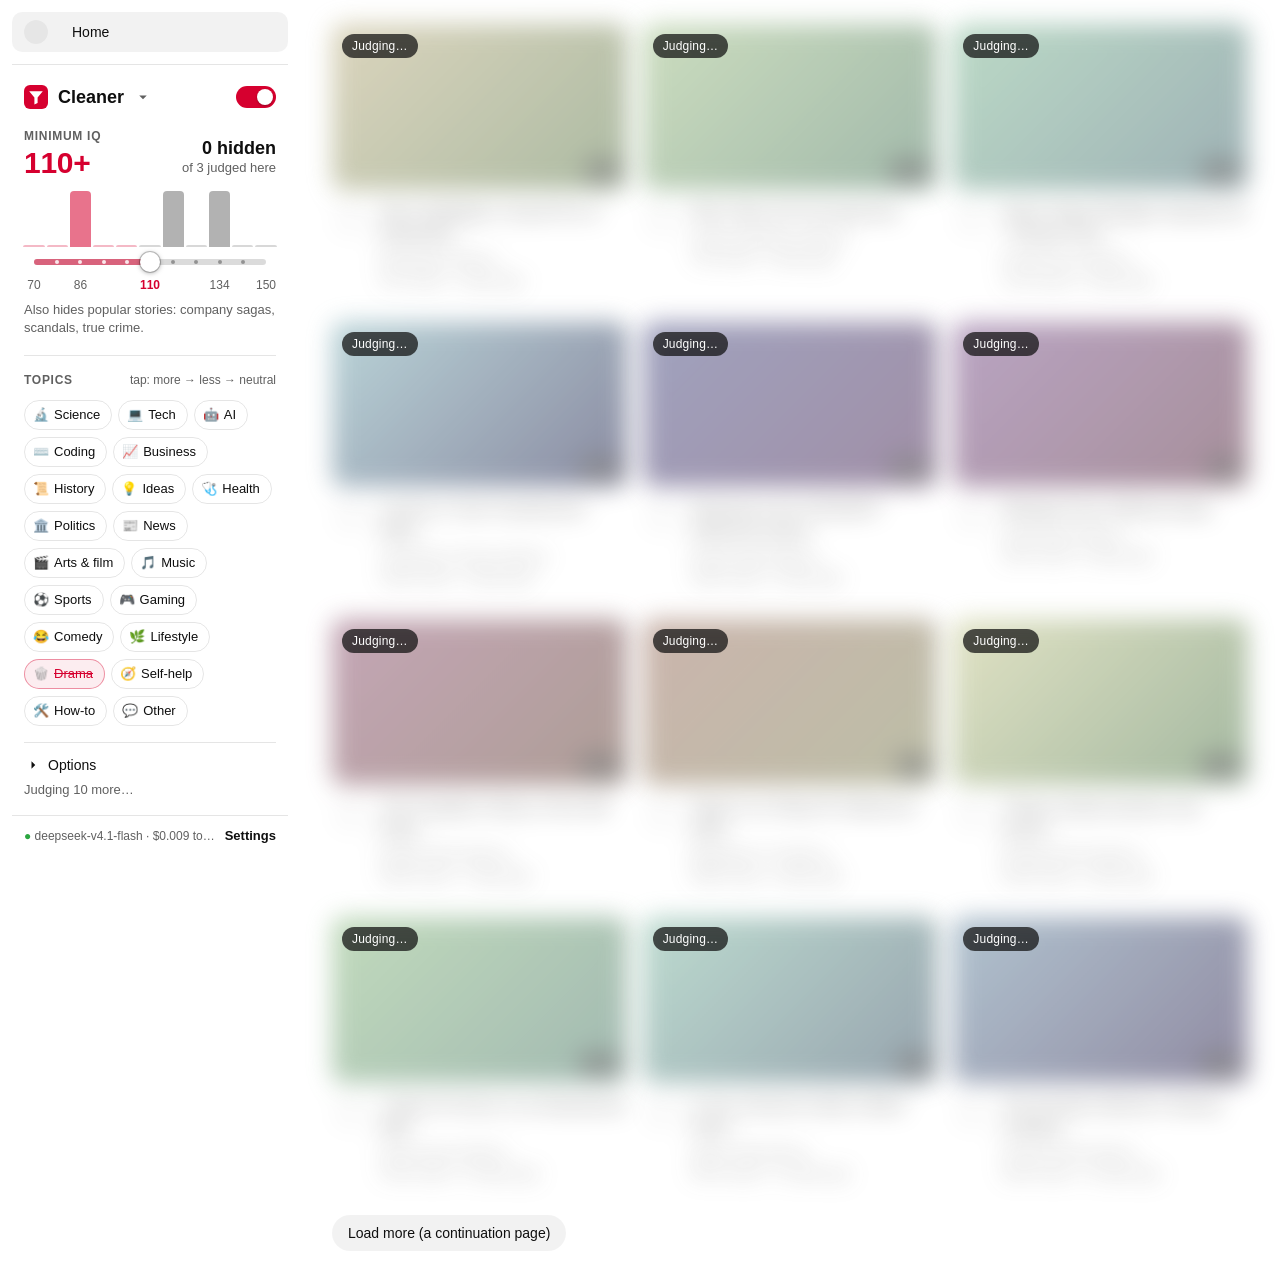
<file: dev/mock-youtube.html>
<!doctype html>
<html lang="en">
  <head>
    <meta charset="utf-8" />
    <title>YouTube mock (dev)</title>
    <!-- Dev-only: a rough YouTube Home (menu and grid) that runs the real hook, content script, panel and CSS with the
         fake chrome.* API in dev/chrome-shim.js. ?dark for dark mode, ?nokey to see the panel without a key, ?slow for a slow second look. -->
    <link rel="stylesheet" href="/src/content/content.css" />
    <style>
      :root { --bg: #fff; --fg: #0f0f0f; --muted: #606060; --hover: rgba(0, 0, 0, 0.05); --line: rgba(0, 0, 0, 0.1); }
      html[dark] { --bg: #0f0f0f; --fg: #f1f1f1; --muted: #aaa; --hover: rgba(255, 255, 255, 0.1); --line: rgba(255, 255, 255, 0.2); }
      body { margin: 0; background: var(--bg); color: var(--fg); font: 14px/20px Roboto, Arial, sans-serif; }
      ytd-app { display: flex; }
      ytd-app { --app-drawer-width: 240px; }
      #guide-inner-content { width: var(--app-drawer-width); flex: none; height: 100vh; overflow-y: auto; position: sticky; top: 0; }
      #footer { padding: 12px 24px; color: var(--muted); font-size: 12px; }
      ytd-guide-renderer, ytd-guide-section-renderer, ytd-browse, ytd-rich-item-renderer { display: block; }
      ytd-guide-section-renderer { padding: 12px 0; border-bottom: 1px solid var(--line); margin: 0 12px; }
      ytd-guide-section-renderer h3 { margin: 6px 12px; font-size: 16px; font-weight: 600; }
      .entry { display: flex; align-items: center; gap: 24px; height: 40px; padding: 0 12px; border-radius: 10px; font-weight: 500; }
      .entry.on { background: var(--hover); }
      .entry i { width: 24px; height: 24px; border-radius: 50%; background: var(--hover); }
      ytd-browse { flex: 1; padding: 24px; }
      #contents { display: flex; flex-wrap: wrap; }
      ytd-rich-item-renderer { width: calc(33.333% - 16px); margin: 0 8px 32px; }
      .thumb { display: block; position: relative; aspect-ratio: 16 / 9; border-radius: 12px; background: linear-gradient(135deg, hsl(var(--h) 60% 55%), hsl(calc(var(--h) + 50) 60% 35%)); }
      .dur { position: absolute; right: 8px; bottom: 8px; background: rgba(0, 0, 0, 0.75); color: #fff; font-size: 12px; font-weight: 500; padding: 1px 4px; border-radius: 4px; }
      .details { display: flex; gap: 12px; margin-top: 12px; }
      .avatar { width: 36px; height: 36px; border-radius: 50%; background: var(--hover); flex: none; }
      h3 { margin: 0 0 4px; font-size: 16px; line-height: 22px; font-weight: 500; }
      h3 a, .metadata-row a { color: inherit; text-decoration: none; }
      .metadata-row { color: var(--muted); }
      #more { margin: 0 8px; padding: 8px 16px; border-radius: 18px; border: 0; background: var(--hover); color: var(--fg); font: inherit; cursor: pointer; }
    </style>
  </head>
  <body>
    <ytd-app>
      <div id="guide-inner-content">
        <ytd-guide-renderer>
          <div id="sections">
            <ytd-guide-section-renderer><div class="entry on"><i></i>Home</div></ytd-guide-section-renderer>
            <ytd-guide-section-renderer>
              <h3>Subscriptions ›</h3>
              <div class="entry"><i></i>History Desk (demo)</div>
              <div class="entry"><i></i>Space Talk (demo)</div>
              <div class="entry"><i></i>Synth Band (demo)</div>
            </ytd-guide-section-renderer>
            <ytd-guide-section-renderer>
              <h3>You ›</h3>
              <div class="entry"><i></i>History</div>
              <div class="entry"><i></i>Watch later</div>
            </ytd-guide-section-renderer>
            <ytd-guide-section-renderer>
              <h3>Explore</h3>
              <div class="entry"><i></i>Music</div>
              <div class="entry"><i></i>Gaming</div>
            </ytd-guide-section-renderer>
          </div>
          <div id="footer">About Press Copyright Contact us Creators Advertise Developers</div>
        </ytd-guide-renderer>
      </div>
      <ytd-browse page-subtype="home">
        <div id="contents"></div>
        <button id="more" type="button">Load more (a continuation page)</button>
      </ytd-browse>
    </ytd-app>
    <script>
      if (new URLSearchParams(location.search).has('dark')) document.documentElement.setAttribute('dark', '');
      // The content script only judges on YouTube's own paths.
      history.replaceState(null, '', '/' + location.search);
    </script>
    <script src="/dev/chrome-shim.js"></script>
    <script src="/src/page/hook.js"></script>
    <script src="/src/shared/core.js"></script>
    <script src="/src/content/panel.js"></script>
    <script src="/src/content/main.js"></script>
    <script src="/dev/mock-youtube.js"></script>
  </body>
</html>
</file>
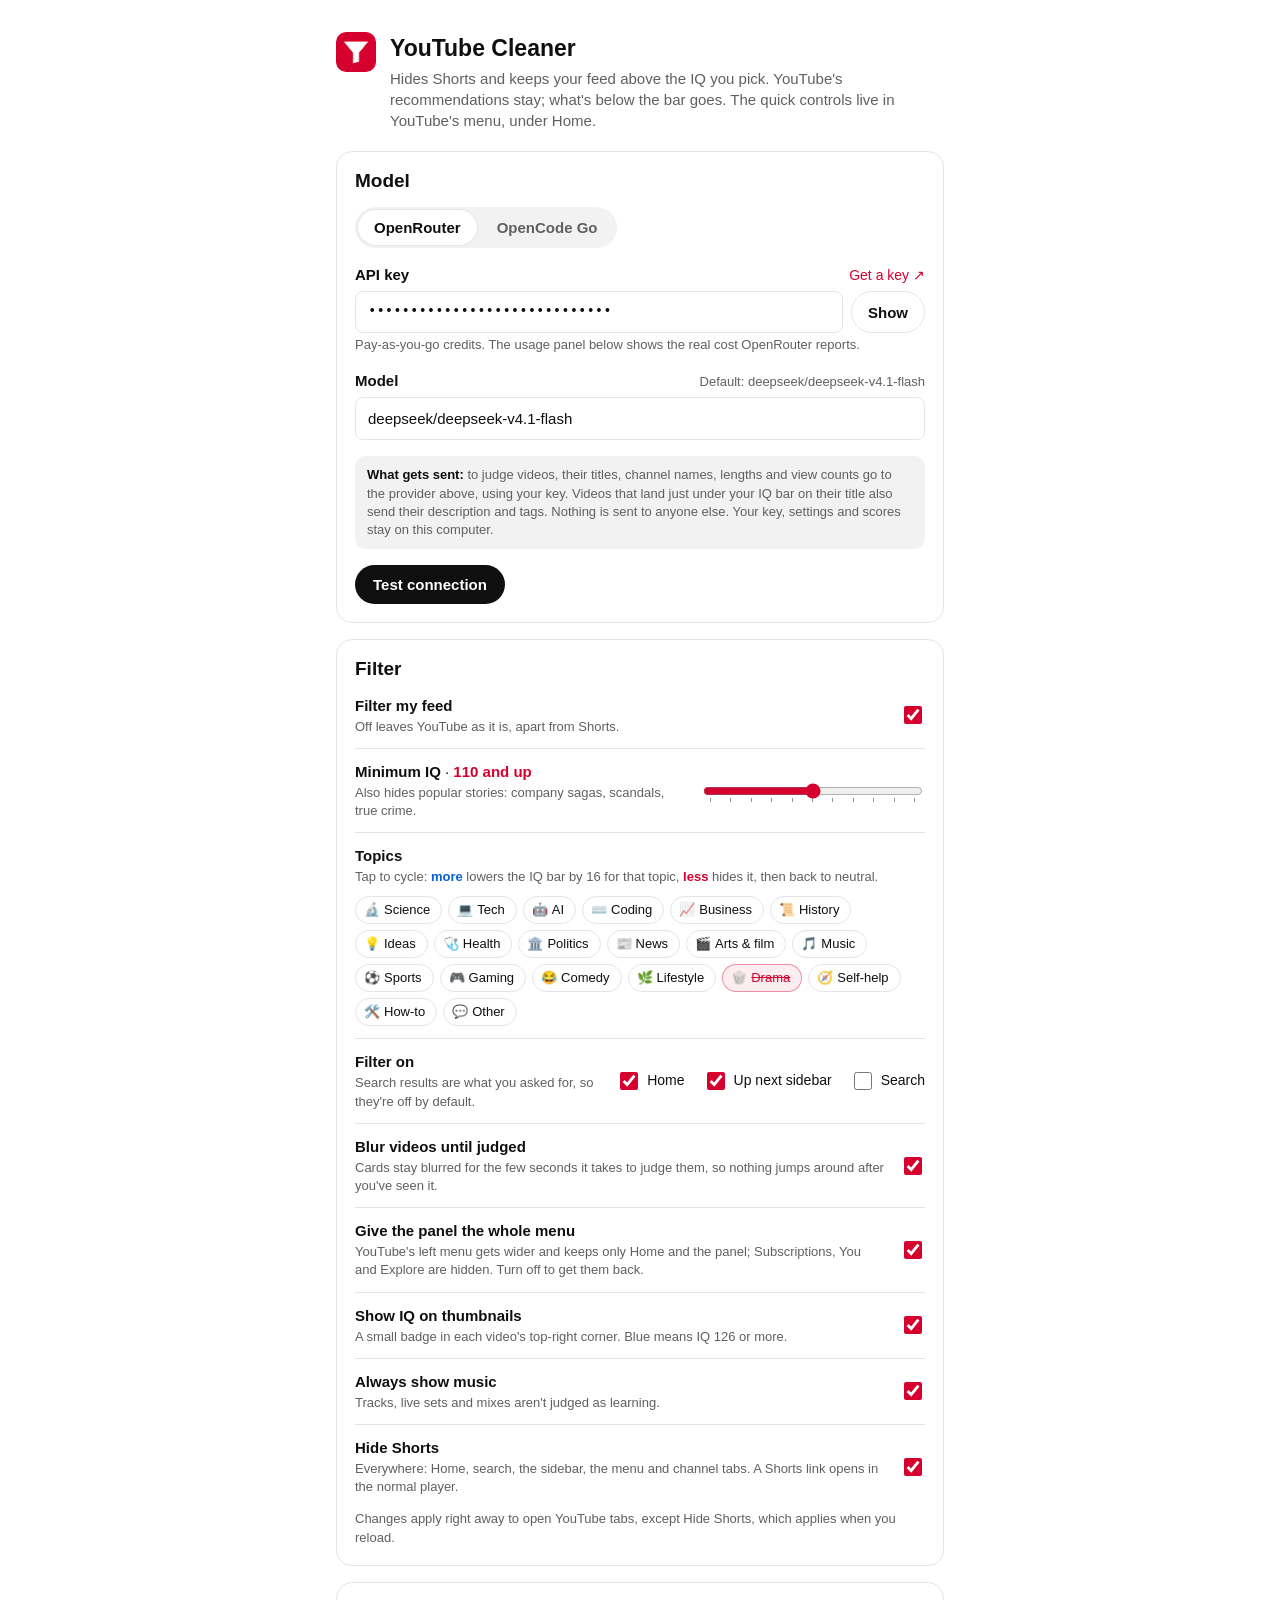
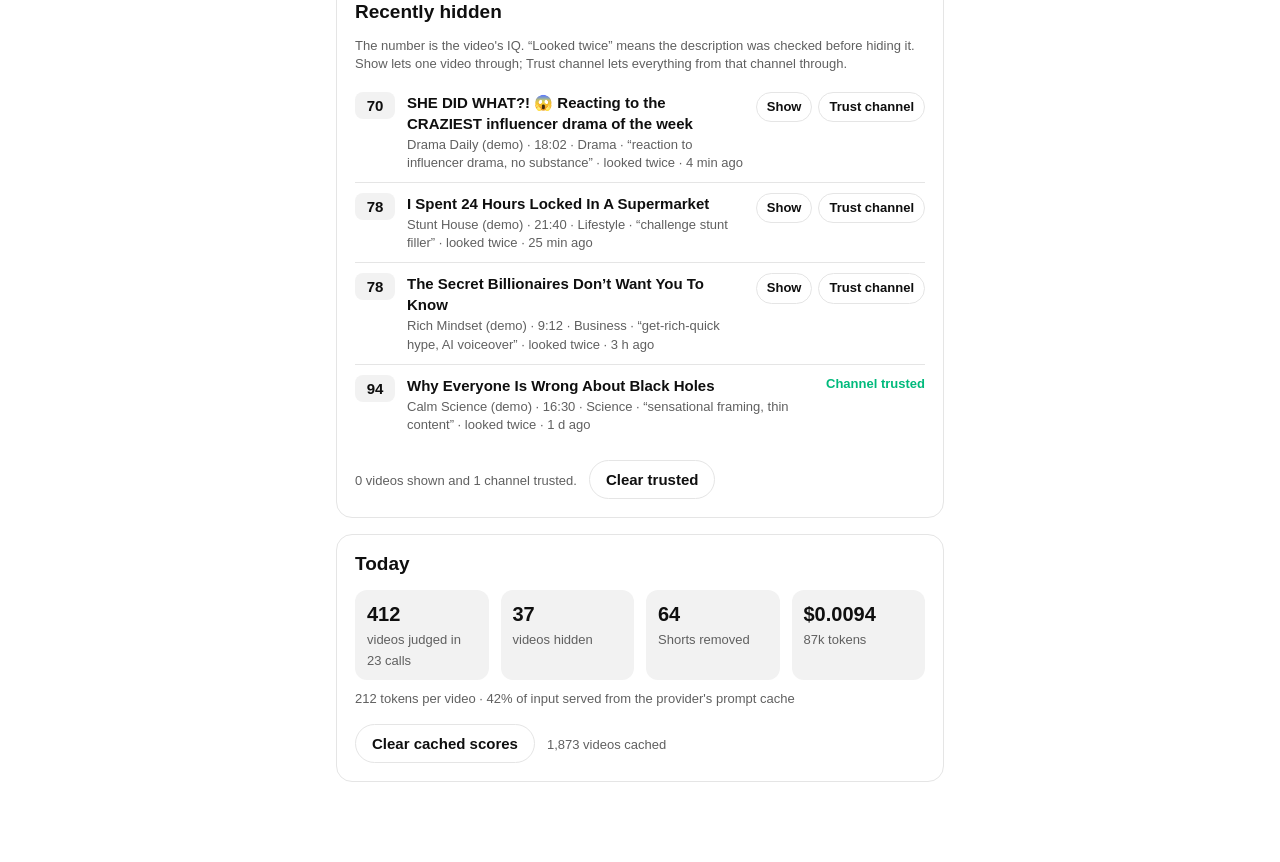
<file: dev/options-preview.html>
<!doctype html>
<html lang="en">
  <head>
    <meta charset="utf-8" />
    <meta name="viewport" content="width=device-width, initial-scale=1" />
    <title>Settings preview (dev)</title>
    <!-- Dev-only: the real settings page with the fake chrome.* API, so it can be viewed in a normal tab. -->
    <link rel="stylesheet" href="/options/options.css" />
    <script src="/dev/chrome-shim.js"></script>
  </head>
  <body>
    <script>
      (async () => {
        const html = await (await fetch('/options/options.html')).text();
        const doc = new DOMParser().parseFromString(html, 'text/html');
        doc.querySelectorAll('script').forEach((s) => s.remove());
        document.body.innerHTML = doc.body.innerHTML.replaceAll('../icons/', '/icons/');
        for (const src of ['/src/shared/core.js', '/options/options.js']) {
          await new Promise((res) => {
            const s = document.createElement('script');
            s.src = src;
            s.onload = res;
            document.body.appendChild(s);
          });
        }
        // ?test shows a filled-in connection test.
        if (new URLSearchParams(location.search).has('test')) setTimeout(() => document.getElementById('test').click(), 300);
      })();
    </script>
  </body>
</html>
</file>
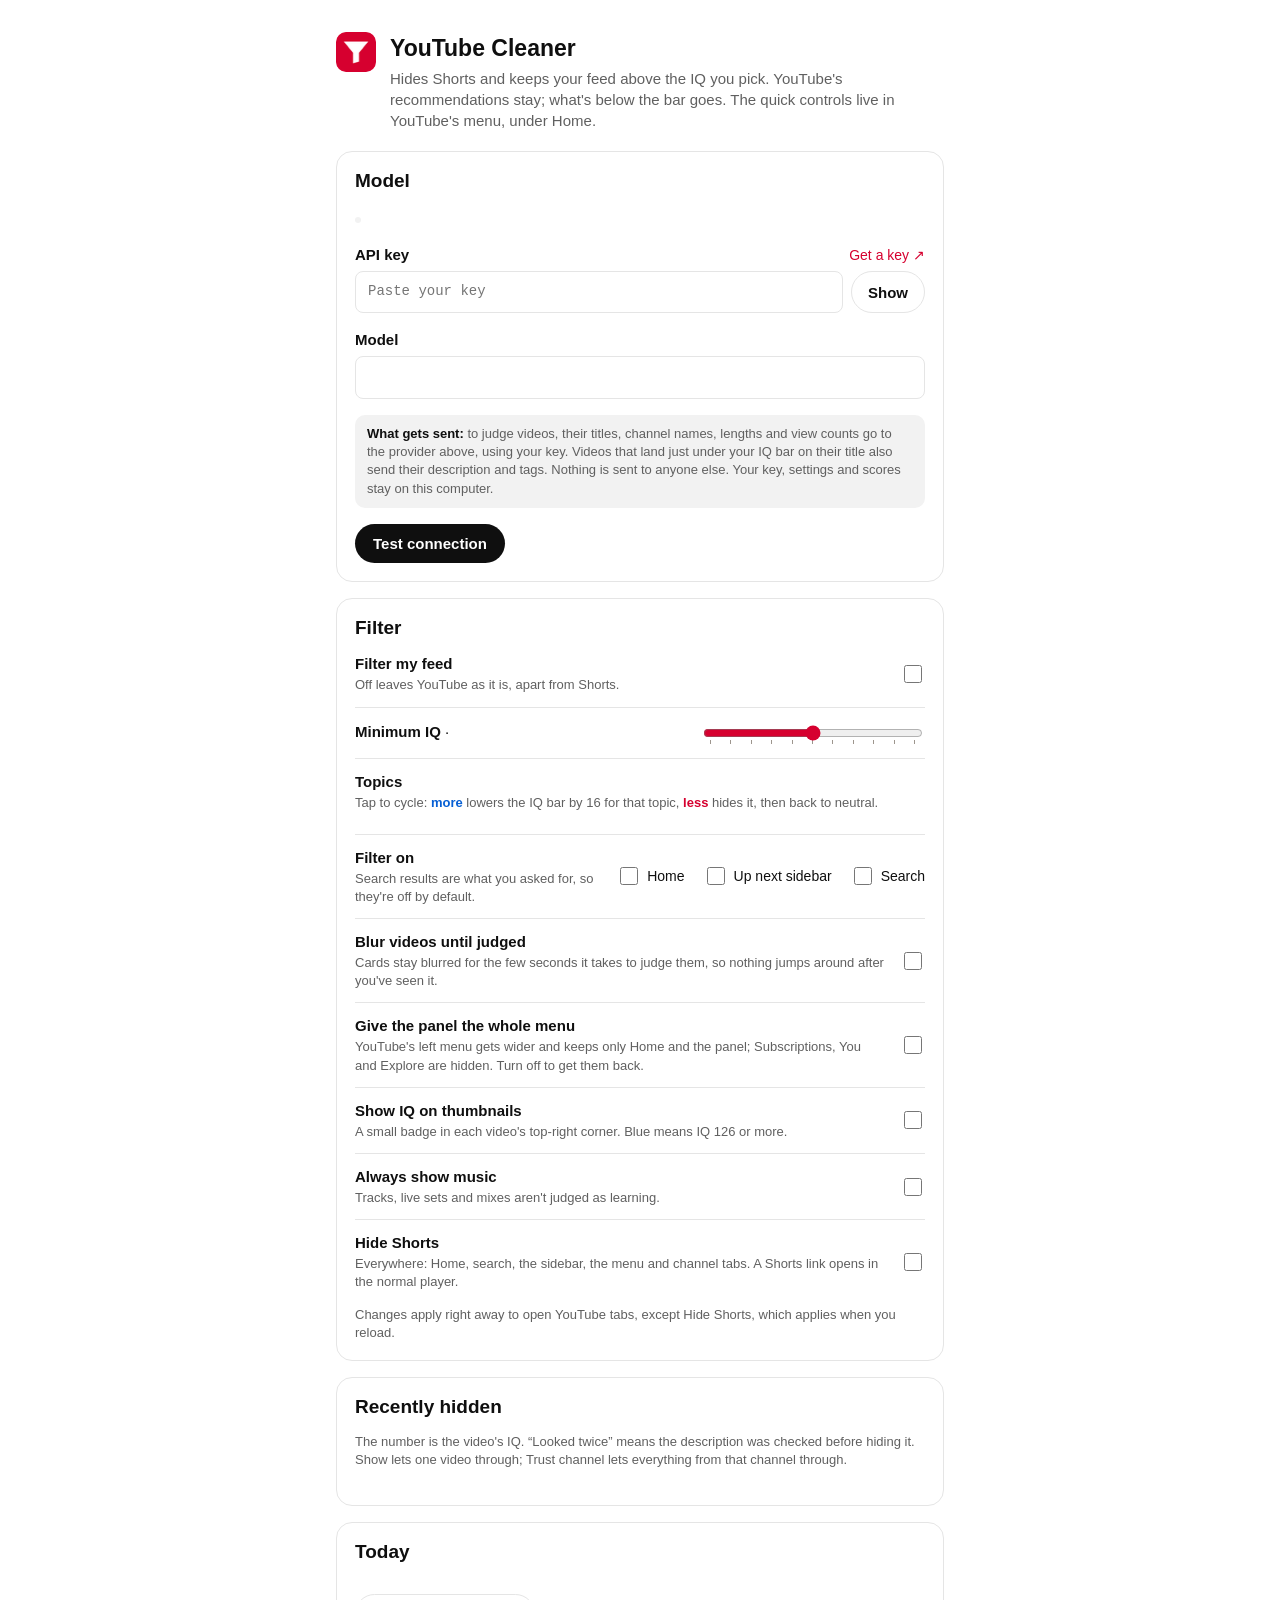
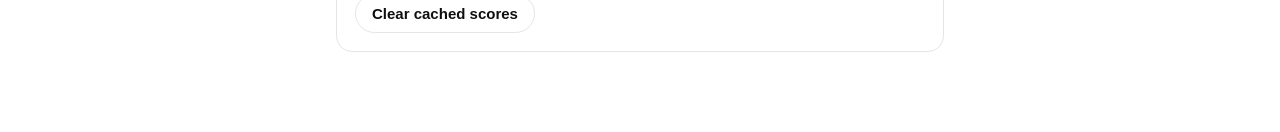
<file: options/options.html>
<!doctype html>
<html lang="en">
  <head>
    <meta charset="utf-8" />
    <meta name="viewport" content="width=device-width, initial-scale=1" />
    <title>YouTube Cleaner settings</title>
    <link rel="stylesheet" href="options.css" />
  </head>
  <body>
    <main>
      <header class="page-head">
        <img src="../icons/48.png" alt="" width="40" height="40" />
        <div>
          <h1>YouTube Cleaner</h1>
          <p class="sub">Hides Shorts and keeps your feed above the IQ you pick. YouTube's recommendations stay; what's below the bar goes. The quick controls live in YouTube's menu, under Home.</p>
        </div>
      </header>

      <section class="card">
        <h2>Model</h2>
        <div class="seg" role="radiogroup" aria-label="Provider" id="providerSeg"></div>

        <label class="field">
          <span class="label-row"><span>API key</span><a id="keyLink" target="_blank" rel="noopener">Get a key ↗</a></span>
          <span class="key-row">
            <input id="apiKey" type="password" autocomplete="off" spellcheck="false" placeholder="Paste your key" />
            <button type="button" class="ghost" id="toggleKey">Show</button>
          </span>
          <span class="help" id="providerHelp"></span>
        </label>

        <label class="field">
          <span class="label-row"><span>Model</span><span class="help" id="modelHint"></span></span>
          <input id="model" type="text" list="modelList" autocomplete="off" spellcheck="false" />
          <datalist id="modelList"></datalist>
        </label>

        <p class="help privacy">
          <b>What gets sent:</b> to judge videos, their titles, channel names, lengths and view counts go to the provider above, using your key.
          Videos that land just under your IQ bar on their title also send their description and tags. Nothing is sent to anyone else. Your key, settings and
          scores stay on this computer.
        </p>

        <div class="actions">
          <button type="button" class="primary" id="test">Test connection</button>
          <span class="saved" id="savedNote" aria-live="polite"></span>
        </div>
        <div class="test-result" id="testResult" hidden></div>
      </section>

      <section class="card">
        <h2>Filter</h2>
        <label class="option check"><div><b>Filter my feed</b><p class="help">Off leaves YouTube as it is, apart from Shorts.</p></div><input type="checkbox" data-setting="enabled" /></label>
        <div class="option">
          <div>
            <b>Minimum IQ</b> · <span class="iq-label" id="iqLabel"></span>
            <p class="help" id="iqBlurb"></p>
          </div>
          <input type="range" id="minScore" min="0" max="10" step="1" list="iqStops" aria-label="Minimum IQ" />
          <datalist id="iqStops"><option value="0"></option><option value="1"></option><option value="2"></option><option value="3"></option><option value="4"></option><option value="5"></option><option value="6"></option><option value="7"></option><option value="8"></option><option value="9"></option><option value="10"></option></datalist>
        </div>
        <div class="option topics-option">
          <div>
            <b>Topics</b>
            <p class="help">Tap to cycle: <span class="more-word">more</span> lowers the IQ bar by 16 for that topic, <span class="less-word">less</span> hides it, then back to neutral.</p>
            <div class="topics" id="topics"></div>
          </div>
        </div>
        <div class="option">
          <div><b>Filter on</b><p class="help">Search results are what you asked for, so they're off by default.</p></div>
          <div class="where">
            <label><input type="checkbox" data-surface="home" /> Home</label>
            <label><input type="checkbox" data-surface="watch" /> Up next sidebar</label>
            <label><input type="checkbox" data-surface="search" /> Search</label>
          </div>
        </div>
        <label class="option check"><div><b>Blur videos until judged</b><p class="help">Cards stay blurred for the few seconds it takes to judge them, so nothing jumps around after you've seen it.</p></div><input type="checkbox" data-setting="blurPending" /></label>
        <label class="option check"><div><b>Give the panel the whole menu</b><p class="help">YouTube's left menu gets wider and keeps only Home and the panel; Subscriptions, You and Explore are hidden. Turn off to get them back.</p></div><input type="checkbox" data-setting="takeOverMenu" /></label>
        <label class="option check"><div><b>Show IQ on thumbnails</b><p class="help">A small badge in each video's top-right corner. Blue means IQ 126 or more.</p></div><input type="checkbox" data-setting="showBadges" /></label>
        <label class="option check"><div><b>Always show music</b><p class="help">Tracks, live sets and mixes aren't judged as learning.</p></div><input type="checkbox" data-setting="allowMusic" /></label>
        <label class="option check"><div><b>Hide Shorts</b><p class="help">Everywhere: Home, search, the sidebar, the menu and channel tabs. A Shorts link opens in the normal player.</p></div><input type="checkbox" data-setting="hideShorts" /></label>
        <p class="help">Changes apply right away to open YouTube tabs, except Hide Shorts, which applies when you reload.</p>
      </section>

      <section class="card">
        <h2>Recently hidden</h2>
        <p class="help">The number is the video's IQ. “Looked twice” means the description was checked before hiding it. Show lets one video through; Trust channel lets everything from that channel through.</p>
        <ul class="log" id="log"></ul>
        <div class="actions">
          <span class="help" id="allowNote"></span>
          <button type="button" class="ghost" id="clearAllow" hidden>Clear trusted</button>
        </div>
      </section>

      <section class="card">
        <h2>Today</h2>
        <div class="usage" id="usage"></div>
        <p class="help" id="usageNote"></p>
        <div class="actions">
          <button type="button" class="ghost" id="clearCache">Clear cached scores</button>
          <span class="help" id="cacheNote"></span>
        </div>
      </section>
    </main>
    <script src="../src/shared/core.js"></script>
    <script src="options.js"></script>
  </body>
</html>
</file>
<file: src/content/content.css>
/* Cards judged below the bar. The grid is a flex wrap, so the rest close up with no gap. */
[data-ytc-hidden] {
  display: none !important;
}

/* Cards waiting for a verdict stay blurred. html[data-ytc-blur] lists the feeds where that's on; the page hook sets it
   before the first paint, and the content script marks each card data-ytc-ok once it's judged. */
:is(
    html[data-ytc-blur~="home"] ytd-browse[page-subtype="home"] ytd-rich-item-renderer,
    html[data-ytc-blur~="watch"] ytd-watch-next-secondary-results-renderer :is(yt-lockup-view-model, ytd-compact-video-renderer),
    html[data-ytc-blur~="search"] ytd-search ytd-video-renderer
  )
  > * {
  transition: filter 0.35s ease, opacity 0.35s ease;
}
:is(
    html[data-ytc-blur~="home"] ytd-browse[page-subtype="home"] ytd-rich-item-renderer,
    html[data-ytc-blur~="watch"] ytd-watch-next-secondary-results-renderer :is(yt-lockup-view-model, ytd-compact-video-renderer),
    html[data-ytc-blur~="search"] ytd-search ytd-video-renderer
  ):not([data-ytc-ok], [data-ytc-hidden]) {
  position: relative;
}
:is(
    html[data-ytc-blur~="home"] ytd-browse[page-subtype="home"] ytd-rich-item-renderer,
    html[data-ytc-blur~="watch"] ytd-watch-next-secondary-results-renderer :is(yt-lockup-view-model, ytd-compact-video-renderer),
    html[data-ytc-blur~="search"] ytd-search ytd-video-renderer
  ):not([data-ytc-ok], [data-ytc-hidden])
  > * {
  filter: blur(12px) saturate(0.4);
  opacity: 0.55;
}
:is(
    html[data-ytc-blur~="home"] ytd-browse[page-subtype="home"] ytd-rich-item-renderer,
    html[data-ytc-blur~="watch"] ytd-watch-next-secondary-results-renderer :is(yt-lockup-view-model, ytd-compact-video-renderer),
    html[data-ytc-blur~="search"] ytd-search ytd-video-renderer
  ):not([data-ytc-ok], [data-ytc-hidden])::after {
  content: "Judging…";
  position: absolute;
  top: 10px;
  left: 10px;
  z-index: 2;
  padding: 4px 10px;
  border-radius: 999px;
  background: rgba(15, 15, 15, 0.72);
  color: #fff;
  font: 500 12px/16px Roboto, Arial, sans-serif;
  letter-spacing: 0.2px;
  pointer-events: none;
  animation: ytc-pulse 1.4s ease-in-out infinite;
}
@keyframes ytc-pulse {
  50% {
    opacity: 0.55;
  }
}

/* The video's IQ in the thumbnail's top-right corner. The content script puts the text in --ytc-iq on the card and
   data-ytc-badge (low, mid, high or music) on it; the thumbnail draws it, so no element is added to YouTube's markup.
   It fades on hover, where YouTube puts its own preview controls. */
[data-ytc-badge] :is(yt-thumbnail-view-model, ytd-thumbnail)::after {
  content: var(--ytc-iq);
  position: absolute;
  top: 8px;
  right: 8px;
  z-index: 3;
  padding: 2px 7px;
  border-radius: 6px;
  background: rgba(15, 15, 15, 0.78);
  color: #fff;
  font: 600 12px/16px Roboto, Arial, sans-serif;
  letter-spacing: 0.2px;
  font-variant-numeric: tabular-nums;
  pointer-events: none;
  transition: opacity 0.15s ease;
}
[data-ytc-badge="high"] :is(yt-thumbnail-view-model, ytd-thumbnail)::after {
  background: rgba(6, 95, 212, 0.92);
}
[data-ytc-badge="low"] :is(yt-thumbnail-view-model, ytd-thumbnail)::after {
  background: rgba(15, 15, 15, 0.6);
  color: rgba(255, 255, 255, 0.85);
}
[data-ytc-badge]:hover :is(yt-thumbnail-view-model, ytd-thumbnail)::after {
  opacity: 0;
}
/* Up next has small thumbnails. */
ytd-watch-next-secondary-results-renderer [data-ytc-badge] :is(yt-thumbnail-view-model, ytd-thumbnail)::after {
  top: 4px;
  right: 4px;
  padding: 1px 5px;
  border-radius: 4px;
  font-size: 11px;
  line-height: 15px;
}

/* The panel takes over YouTube's left menu: the menu gets wider (the page moves over with it) and every section below
   the panel, plus the footer, is hidden. Home stays above it. html[data-ytc-menu] is set before the first paint. */
html[data-ytc-menu] ytd-app {
  --ytd-persistent-guide-width: 300px !important;
  --app-drawer-width: 300px !important;
}
html[data-ytc-menu] tp-yt-app-drawer#guide {
  --app-drawer-width: 300px !important;
}
html[data-ytc-menu] ytd-guide-renderer #sections > ytc-panel ~ *,
html[data-ytc-menu] ytd-guide-renderer #footer {
  display: none !important;
}

/* Shorts the page hook couldn't drop from the data (html[data-ytc-shorts] is set while "Hide Shorts" is on). */
html[data-ytc-shorts] ytd-reel-shelf-renderer,
html[data-ytc-shorts] ytd-rich-shelf-renderer[is-shorts],
html[data-ytc-shorts] ytd-rich-section-renderer:has(ytd-rich-shelf-renderer[is-shorts]),
html[data-ytc-shorts] ytd-rich-section-renderer:has(ytm-shorts-lockup-view-model),
html[data-ytc-shorts] grid-shelf-view-model:has(ytm-shorts-lockup-view-model),
html[data-ytc-shorts] ytd-rich-item-renderer:has(ytm-shorts-lockup-view-model),
html[data-ytc-shorts] ytm-shorts-lockup-view-model-v2,
html[data-ytc-shorts] ytm-shorts-lockup-view-model,
html[data-ytc-shorts] ytd-video-renderer:has(a[href^="/shorts/"]),
html[data-ytc-shorts] ytd-guide-entry-renderer:has(a[href^="/shorts"]),
html[data-ytc-shorts] ytd-mini-guide-entry-renderer:has(a[href^="/shorts"]),
html[data-ytc-shorts] yt-tab-shape[tab-title="Shorts"] {
  display: none !important;
}
</file>
<file: options/options.css>
:root {
  --bg: #ffffff;
  --card: #ffffff;
  --fg: #0f0f0f;
  --muted: #606060;
  --border: #e5e5e5;
  --raised: #f2f2f2;
  --accent: #d6002f;
  --danger: #f4212e;
  --ok: #00ba7c;
  --more: #065fd4;
  --more-bg: rgba(6, 95, 212, 0.1);
  --more-line: rgba(6, 95, 212, 0.45);
  --less-bg: rgba(214, 0, 47, 0.07);
  --less-line: rgba(214, 0, 47, 0.4);
  color-scheme: light;
}
@media (prefers-color-scheme: dark) {
  :root {
    --bg: #0f0f0f;
    --card: #0f0f0f;
    --fg: #f1f1f1;
    --muted: #aaaaaa;
    --border: #303030;
    --raised: #212121;
    --accent: #ff4e6a;
    --more: #3ea6ff;
    --more-bg: rgba(62, 166, 255, 0.14);
    --more-line: rgba(62, 166, 255, 0.5);
    --less-bg: rgba(255, 78, 106, 0.1);
    --less-line: rgba(255, 78, 106, 0.45);
    color-scheme: dark;
  }
}

* {
  box-sizing: border-box;
}
body {
  margin: 0;
  background: var(--bg);
  color: var(--fg);
  font: 15px/1.4 -apple-system, BlinkMacSystemFont, "Segoe UI", Roboto, Helvetica, Arial, sans-serif;
}
main {
  max-width: 640px;
  margin: 0 auto;
  padding: 32px 16px 64px;
}
.page-head {
  display: flex;
  gap: 14px;
  align-items: flex-start;
  margin-bottom: 20px;
}
.page-head img {
  border-radius: 10px;
  flex: none;
}
h1 {
  margin: 0;
  font-size: 23px;
  font-weight: 800;
}
.sub {
  margin: 4px 0 0;
  color: var(--muted);
}
.card {
  border: 1px solid var(--border);
  border-radius: 16px;
  padding: 16px 18px 18px;
  margin-bottom: 16px;
  background: var(--card);
}
h2 {
  margin: 0 0 12px;
  font-size: 19px;
  font-weight: 800;
}
.optional {
  font-size: 13px;
  font-weight: 400;
  color: var(--muted);
  margin-left: 6px;
}
.help {
  color: var(--muted);
  font-size: 13px;
  margin: 2px 0 0;
}
.field {
  display: block;
  margin-top: 16px;
}
.label-row {
  display: flex;
  justify-content: space-between;
  align-items: baseline;
  font-weight: 700;
  margin-bottom: 6px;
}
.label-row a {
  font-weight: 400;
  font-size: 14px;
  color: var(--accent);
  text-decoration: none;
}
.label-row a:hover {
  text-decoration: underline;
}
.label-row .help {
  font-weight: 400;
}
input[type="text"],
input[type="password"],
textarea {
  width: 100%;
  font: inherit;
  color: var(--fg);
  background: var(--bg);
  border: 1px solid var(--border);
  border-radius: 8px;
  padding: 10px 12px;
  outline: none;
}
input[type="text"]:focus,
input[type="password"]:focus,
textarea:focus {
  border-color: var(--accent);
  box-shadow: 0 0 0 1px var(--accent);
}
textarea {
  resize: vertical;
  margin-top: 10px;
}
.key-row {
  display: flex;
  gap: 8px;
}
.key-row input {
  font-family: ui-monospace, SFMono-Regular, Menlo, monospace;
  font-size: 14px;
}
button {
  font: inherit;
  cursor: pointer;
}
.primary {
  background: var(--fg);
  color: var(--bg);
  border: 0;
  border-radius: 999px;
  padding: 9px 18px;
  font-weight: 700;
}
.primary:disabled {
  opacity: 0.5;
  cursor: progress;
}
.ghost {
  background: transparent;
  color: var(--fg);
  border: 1px solid var(--border);
  border-radius: 999px;
  padding: 8px 16px;
  font-weight: 700;
  flex: none;
}
.ghost:hover {
  background: var(--raised);
}
.actions {
  display: flex;
  align-items: center;
  gap: 12px;
  margin-top: 16px;
}
.saved {
  color: var(--ok);
  font-size: 14px;
}
.seg {
  display: inline-grid;
  grid-auto-flow: column;
  gap: 4px;
  padding: 3px;
  border-radius: 999px;
  background: var(--raised);
}
.seg button {
  border: 0;
  background: transparent;
  color: var(--muted);
  padding: 7px 16px;
  border-radius: 999px;
  font-weight: 700;
  white-space: nowrap;
}
.seg {
  flex: none;
}
.seg button[aria-pressed="true"] {
  background: var(--bg);
  color: var(--fg);
  box-shadow: 0 0 0 1px var(--border);
}
.seg.small button {
  padding: 6px 12px;
  font-size: 14px;
}
.option {
  display: flex;
  justify-content: space-between;
  align-items: center;
  gap: 16px;
  padding: 12px 0;
  border-top: 1px solid var(--border);
}
h2 + .option {
  border-top: 0;
  padding-top: 0;
}
.option.check {
  cursor: pointer;
}
.option input[type="checkbox"] {
  width: 18px;
  height: 18px;
  accent-color: var(--accent);
  flex: none;
}
.test-result {
  margin-top: 14px;
  border: 1px solid var(--border);
  border-radius: 12px;
  padding: 12px 14px;
  font-size: 14px;
  background: var(--raised);
}
.test-result.err {
  border-color: var(--danger);
  color: var(--danger);
}
.test-result .head {
  font-weight: 700;
  margin-bottom: 8px;
}
.test-result .ok-mark {
  color: var(--ok);
}
.test-result table {
  width: 100%;
  border-collapse: collapse;
  font-size: 13px;
}
.test-result td {
  padding: 6px 4px;
  border-top: 1px solid var(--border);
  vertical-align: top;
}
.test-result td.num {
  white-space: nowrap;
  font-variant-numeric: tabular-nums;
  color: var(--muted);
}
.usage {
  display: grid;
  grid-template-columns: repeat(auto-fit, minmax(120px, 1fr));
  gap: 12px;
}
.usage div {
  background: var(--raised);
  border-radius: 12px;
  padding: 10px 12px;
}
.usage b {
  display: block;
  font-size: 20px;
  font-variant-numeric: tabular-nums;
}
.usage span {
  color: var(--muted);
  font-size: 13px;
}
@media (max-width: 520px) {
  .option {
    flex-direction: column;
    align-items: flex-start;
  }
  .option.check {
    flex-direction: row;
    align-items: center;
  }
}
#usageNote {
  margin-top: 10px;
}
.privacy {
  margin-top: 16px;
  padding: 10px 12px;
  border-radius: 10px;
  background: var(--raised);
}
.privacy b {
  color: var(--fg);
}
.privacy a {
  color: var(--accent);
  text-decoration: none;
}
.privacy a:hover {
  text-decoration: underline;
}

.option input[type="range"] {
  width: 220px;
  accent-color: var(--accent);
  flex: none;
}
.iq-label {
  font-weight: 700;
  color: var(--accent);
}
.topics-option > div {
  width: 100%;
}
.topics {
  display: flex;
  flex-wrap: wrap;
  gap: 6px;
  margin-top: 10px;
}
.chip {
  font: inherit;
  font-size: 13px;
  line-height: 16px;
  padding: 5px 11px 5px 8px;
  border-radius: 999px;
  border: 1px solid var(--border);
  background: transparent;
  color: var(--fg);
  cursor: pointer;
  white-space: nowrap;
}
.chip .ic {
  margin-right: 4px;
}
.chip:hover {
  background: var(--raised);
}
.chip[data-pref="more"] {
  border-color: var(--more-line);
  background: var(--more-bg);
  color: var(--more);
  font-weight: 700;
}
.chip[data-pref="more"] .lbl::after {
  content: " +";
}
.chip[data-pref="less"] {
  border-color: var(--less-line);
  background: var(--less-bg);
  color: var(--accent);
}
.chip[data-pref="less"] .lbl {
  text-decoration: line-through;
}
.chip[data-pref="less"] .ic {
  filter: grayscale(1);
  opacity: 0.6;
}
.more-word {
  color: var(--more);
  font-weight: 700;
}
.less-word {
  color: var(--accent);
  font-weight: 700;
}
.where {
  display: flex;
  flex-wrap: wrap;
  gap: 6px 18px;
  flex: none;
}
.where label {
  display: flex;
  align-items: center;
  gap: 6px;
  cursor: pointer;
  font-size: 14px;
}
.where input {
  accent-color: var(--accent);
}
.log {
  list-style: none;
  margin: 8px 0 0;
  padding: 0;
}
.log li {
  display: flex;
  gap: 12px;
  align-items: flex-start;
  padding: 10px 0;
  border-top: 1px solid var(--border);
}
.log li:first-child {
  border-top: 0;
}
.log .score {
  flex: none;
  width: 40px;
  text-align: center;
  font-weight: 800;
  font-variant-numeric: tabular-nums;
  border-radius: 8px;
  padding: 3px 0;
  background: var(--raised);
}
.log .body {
  flex: 1;
  min-width: 0;
}
.log a.title {
  color: var(--fg);
  font-weight: 700;
  text-decoration: none;
  overflow-wrap: anywhere;
}
.log a.title:hover {
  text-decoration: underline;
}
.log .meta {
  color: var(--muted);
  font-size: 13px;
  margin-top: 2px;
}
.log .buttons {
  display: flex;
  gap: 6px;
  flex: none;
}
.log .buttons button {
  padding: 5px 10px;
  font-size: 13px;
}
.log .allowed {
  color: var(--ok);
  font-size: 13px;
  font-weight: 700;
  white-space: nowrap;
}
.empty {
  color: var(--muted);
  font-size: 14px;
  padding: 8px 0 0;
}
@media (max-width: 520px) {
  .log li {
    flex-wrap: wrap;
  }
  .log .buttons {
    width: 100%;
    padding-left: 46px;
  }
}
</file>
